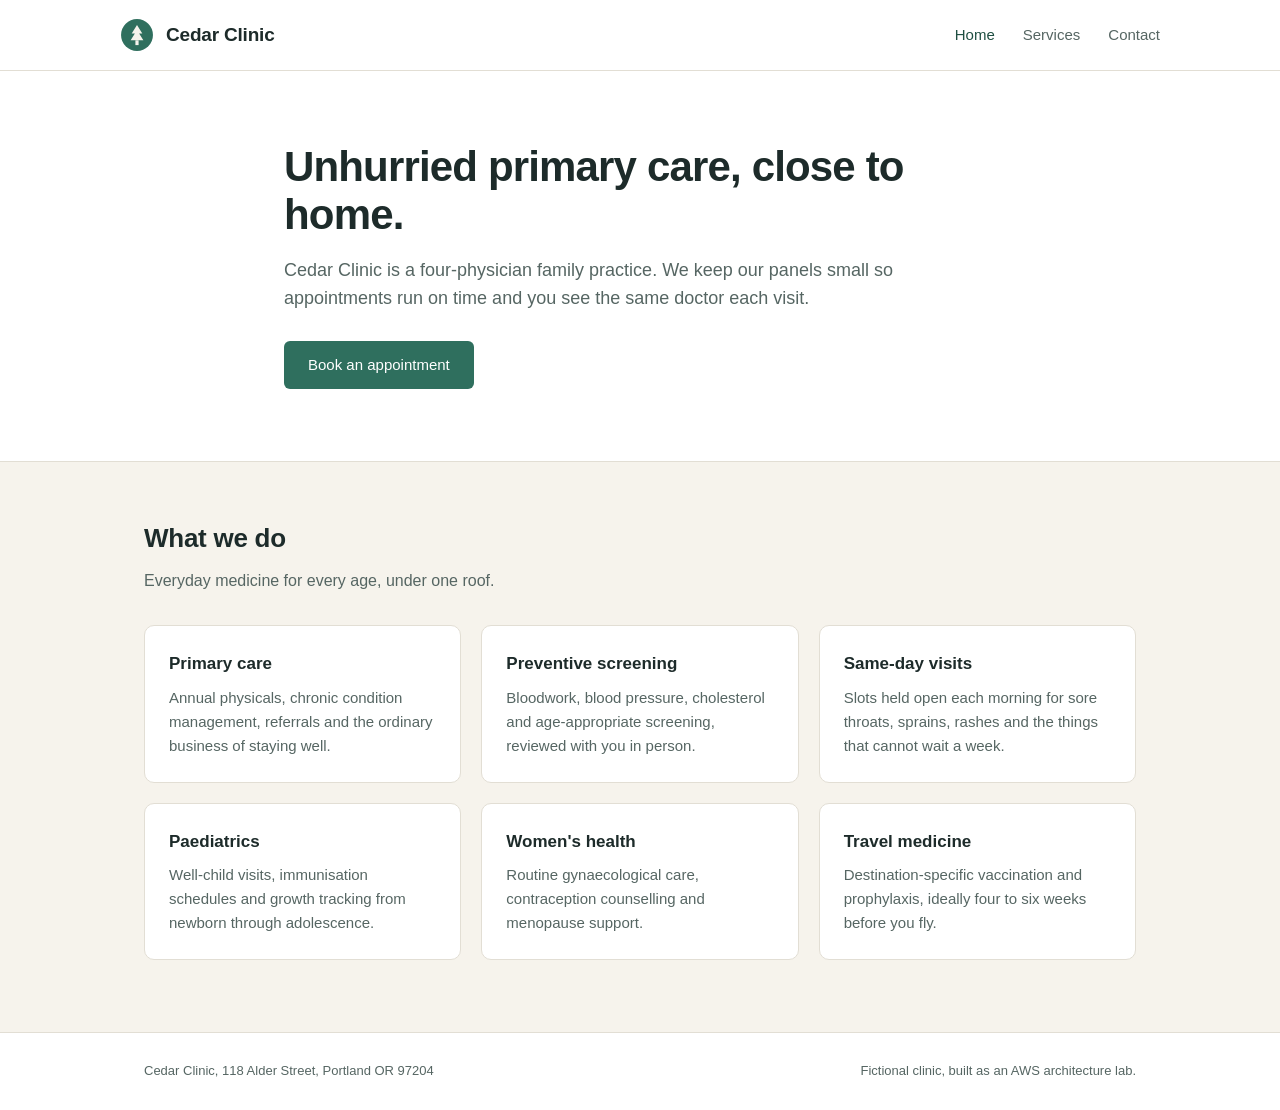
<file: s1-edge-delivery/site/index.html>
<!doctype html>
<html lang="en">
<head>
<meta charset="utf-8">
<meta name="viewport" content="width=device-width, initial-scale=1">
<title>Cedar Clinic</title>
<meta name="description" content="Cedar Clinic is a family practice offering primary care, preventive screening and same-day appointments.">
<link rel="icon" href="logo.svg">
<link rel="stylesheet" href="styles.css">
</head>
<body>

<header>
  <div class="wrap bar">
    <a class="brand" href="index.html"><img src="logo.svg" alt=""><span>Cedar Clinic</span></a>
    <nav>
      <a href="index.html" class="on">Home</a>
      <a href="services.html">Services</a>
      <a href="contact.html">Contact</a>
    </nav>
  </div>
</header>

<section class="hero">
  <div class="wrap">
    <h1>Unhurried primary care, close to home.</h1>
    <p>Cedar Clinic is a four-physician family practice. We keep our panels small so appointments run on time and you see the same doctor each visit.</p>
    <a class="btn" href="contact.html">Book an appointment</a>
  </div>
</section>

<main>
  <div class="wrap">
    <h2>What we do</h2>
    <p class="lede">Everyday medicine for every age, under one roof.</p>
    <div class="cards">
      <div class="card">
        <h3>Primary care</h3>
        <p>Annual physicals, chronic condition management, referrals and the ordinary business of staying well.</p>
      </div>
      <div class="card">
        <h3>Preventive screening</h3>
        <p>Bloodwork, blood pressure, cholesterol and age-appropriate screening, reviewed with you in person.</p>
      </div>
      <div class="card">
        <h3>Same-day visits</h3>
        <p>Slots held open each morning for sore throats, sprains, rashes and the things that cannot wait a week.</p>
      </div>
      <div class="card">
        <h3>Paediatrics</h3>
        <p>Well-child visits, immunisation schedules and growth tracking from newborn through adolescence.</p>
      </div>
      <div class="card">
        <h3>Women's health</h3>
        <p>Routine gynaecological care, contraception counselling and menopause support.</p>
      </div>
      <div class="card">
        <h3>Travel medicine</h3>
        <p>Destination-specific vaccination and prophylaxis, ideally four to six weeks before you fly.</p>
      </div>
    </div>
  </div>
</main>

<footer>
  <div class="wrap">
    <p>Cedar Clinic, 118 Alder Street, Portland OR 97204</p>
    <p>Fictional clinic, built as an AWS architecture lab.</p>
  </div>
</footer>

</body>
</html>
</file>
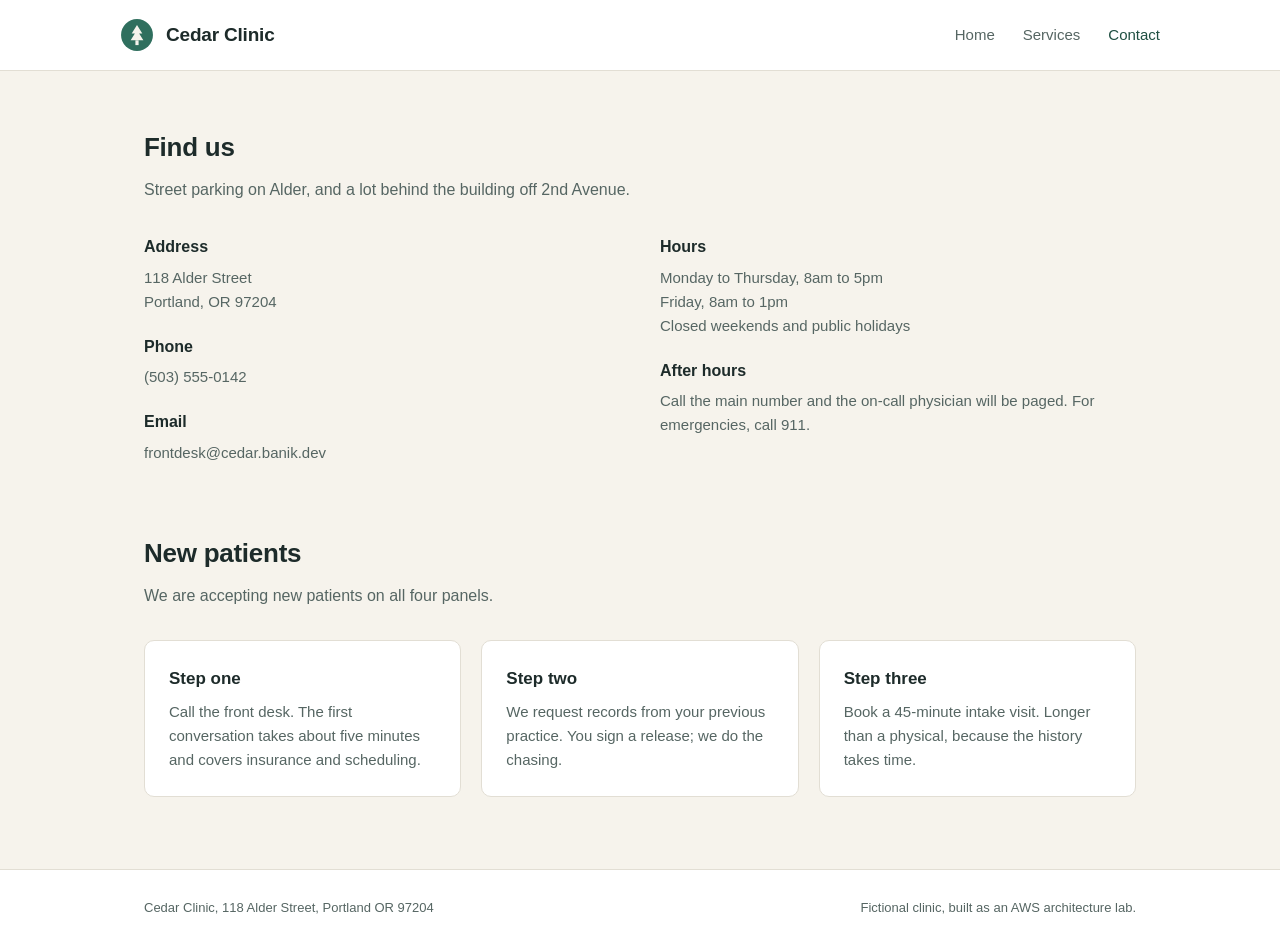
<file: s1-edge-delivery/site/contact.html>
<!doctype html>
<html lang="en">
<head>
<meta charset="utf-8">
<meta name="viewport" content="width=device-width, initial-scale=1">
<title>Contact · Cedar Clinic</title>
<meta name="description" content="Hours, location and how to reach Cedar Clinic.">
<link rel="icon" href="logo.svg">
<link rel="stylesheet" href="styles.css">
</head>
<body>

<header>
  <div class="wrap bar">
    <a class="brand" href="index.html"><img src="logo.svg" alt=""><span>Cedar Clinic</span></a>
    <nav>
      <a href="index.html">Home</a>
      <a href="services.html">Services</a>
      <a href="contact.html" class="on">Contact</a>
    </nav>
  </div>
</header>

<main>
  <div class="wrap">
    <h2>Find us</h2>
    <p class="lede">Street parking on Alder, and a lot behind the building off 2nd Avenue.</p>

    <div class="split">
      <div>
        <h3>Address</h3>
        <p>118 Alder Street<br>Portland, OR 97204</p>
        <h3>Phone</h3>
        <p>(503) 555-0142</p>
        <h3>Email</h3>
        <p>frontdesk@cedar.banik.dev</p>
      </div>
      <div>
        <h3>Hours</h3>
        <p>
          Monday to Thursday, 8am to 5pm<br>
          Friday, 8am to 1pm<br>
          Closed weekends and public holidays
        </p>
        <h3>After hours</h3>
        <p>Call the main number and the on-call physician will be paged. For emergencies, call 911.</p>
      </div>
    </div>

    <h2 style="margin-top:48px">New patients</h2>
    <p class="lede">We are accepting new patients on all four panels.</p>
    <div class="cards">
      <div class="card">
        <h3>Step one</h3>
        <p>Call the front desk. The first conversation takes about five minutes and covers insurance and scheduling.</p>
      </div>
      <div class="card">
        <h3>Step two</h3>
        <p>We request records from your previous practice. You sign a release; we do the chasing.</p>
      </div>
      <div class="card">
        <h3>Step three</h3>
        <p>Book a 45-minute intake visit. Longer than a physical, because the history takes time.</p>
      </div>
    </div>
  </div>
</main>

<footer>
  <div class="wrap">
    <p>Cedar Clinic, 118 Alder Street, Portland OR 97204</p>
    <p>Fictional clinic, built as an AWS architecture lab.</p>
  </div>
</footer>

</body>
</html>
</file>
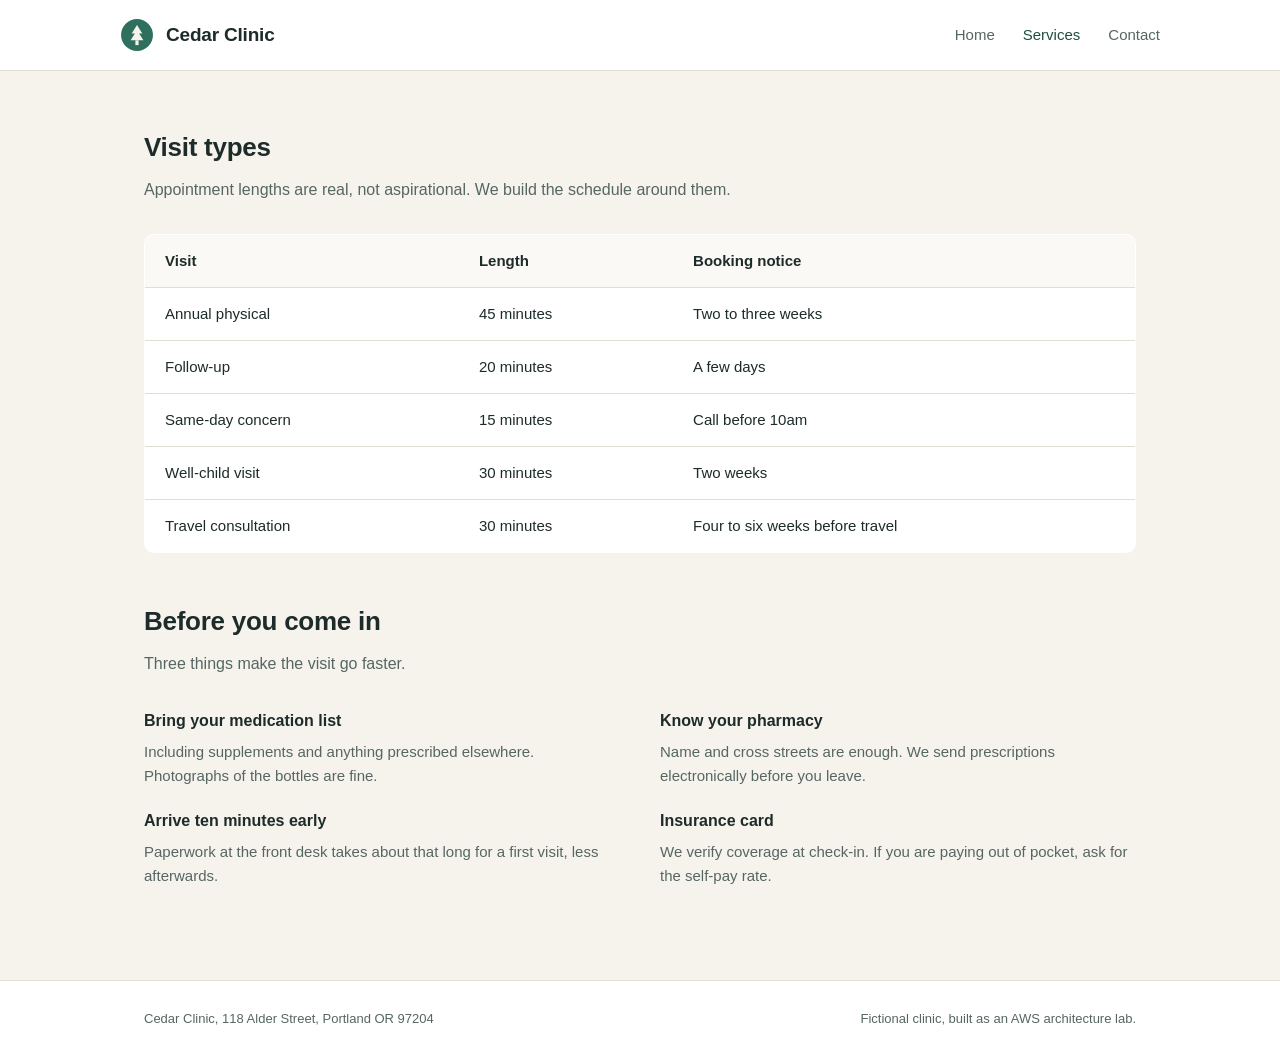
<file: s1-edge-delivery/site/services.html>
<!doctype html>
<html lang="en">
<head>
<meta charset="utf-8">
<meta name="viewport" content="width=device-width, initial-scale=1">
<title>Services · Cedar Clinic</title>
<meta name="description" content="Clinic hours, visit types and what to bring to your appointment at Cedar Clinic.">
<link rel="icon" href="logo.svg">
<link rel="stylesheet" href="styles.css">
</head>
<body>

<header>
  <div class="wrap bar">
    <a class="brand" href="index.html"><img src="logo.svg" alt=""><span>Cedar Clinic</span></a>
    <nav>
      <a href="index.html">Home</a>
      <a href="services.html" class="on">Services</a>
      <a href="contact.html">Contact</a>
    </nav>
  </div>
</header>

<main>
  <div class="wrap">
    <h2>Visit types</h2>
    <p class="lede">Appointment lengths are real, not aspirational. We build the schedule around them.</p>
    <table>
      <tr><th>Visit</th><th>Length</th><th>Booking notice</th></tr>
      <tr><td>Annual physical</td><td>45 minutes</td><td>Two to three weeks</td></tr>
      <tr><td>Follow-up</td><td>20 minutes</td><td>A few days</td></tr>
      <tr><td>Same-day concern</td><td>15 minutes</td><td>Call before 10am</td></tr>
      <tr><td>Well-child visit</td><td>30 minutes</td><td>Two weeks</td></tr>
      <tr><td>Travel consultation</td><td>30 minutes</td><td>Four to six weeks before travel</td></tr>
    </table>

    <h2 style="margin-top:48px">Before you come in</h2>
    <p class="lede">Three things make the visit go faster.</p>
    <div class="split">
      <div>
        <h3>Bring your medication list</h3>
        <p>Including supplements and anything prescribed elsewhere. Photographs of the bottles are fine.</p>
        <h3>Arrive ten minutes early</h3>
        <p>Paperwork at the front desk takes about that long for a first visit, less afterwards.</p>
      </div>
      <div>
        <h3>Know your pharmacy</h3>
        <p>Name and cross streets are enough. We send prescriptions electronically before you leave.</p>
        <h3>Insurance card</h3>
        <p>We verify coverage at check-in. If you are paying out of pocket, ask for the self-pay rate.</p>
      </div>
    </div>
  </div>
</main>

<footer>
  <div class="wrap">
    <p>Cedar Clinic, 118 Alder Street, Portland OR 97204</p>
    <p>Fictional clinic, built as an AWS architecture lab.</p>
  </div>
</footer>

</body>
</html>
</file>
<file: s1-edge-delivery/site/styles.css>
:root {
  --ink: #1d2b2a;
  --ink-soft: #566663;
  --cedar: #2f6f5e;
  --cedar-dark: #1f4f42;
  --sand: #f6f3ec;
  --line: #e2ded4;
  --white: #ffffff;
}

* { box-sizing: border-box; }

body {
  margin: 0;
  font-family: -apple-system, BlinkMacSystemFont, "Segoe UI", Roboto, Helvetica, Arial, sans-serif;
  color: var(--ink);
  background: var(--sand);
  line-height: 1.6;
}

a { color: var(--cedar-dark); }

.wrap { max-width: 1040px; margin: 0 auto; padding: 0 24px; }

header {
  background: var(--white);
  border-bottom: 1px solid var(--line);
  position: sticky;
  top: 0;
  z-index: 10;
}

.bar {
  display: flex;
  align-items: center;
  justify-content: space-between;
  gap: 24px;
  padding: 18px 0;
}

.brand { display: flex; align-items: center; gap: 12px; text-decoration: none; color: var(--ink); }
.brand img { width: 34px; height: 34px; }
.brand span { font-size: 19px; font-weight: 600; letter-spacing: -0.01em; }

nav { display: flex; gap: 28px; }
nav a { text-decoration: none; color: var(--ink-soft); font-size: 15px; }
nav a:hover, nav a.on { color: var(--cedar-dark); }

.hero { background: var(--white); border-bottom: 1px solid var(--line); }
.hero .wrap { padding-top: 72px; padding-bottom: 72px; max-width: 760px; }
.hero h1 { font-size: 42px; line-height: 1.15; margin: 0 0 16px; letter-spacing: -0.02em; }
.hero p { font-size: 18px; color: var(--ink-soft); margin: 0 0 28px; }

.btn {
  display: inline-block;
  background: var(--cedar);
  color: var(--white);
  text-decoration: none;
  padding: 12px 24px;
  border-radius: 6px;
  font-size: 15px;
  font-weight: 500;
}
.btn:hover { background: var(--cedar-dark); }

main .wrap { padding-top: 56px; padding-bottom: 72px; }

h2 { font-size: 26px; margin: 0 0 8px; letter-spacing: -0.01em; }
.lede { color: var(--ink-soft); margin: 0 0 32px; }

.cards { display: grid; grid-template-columns: repeat(auto-fit, minmax(260px, 1fr)); gap: 20px; }
.card { background: var(--white); border: 1px solid var(--line); border-radius: 10px; padding: 24px; }
.card h3 { margin: 0 0 8px; font-size: 17px; }
.card p { margin: 0; color: var(--ink-soft); font-size: 15px; }

table { width: 100%; border-collapse: collapse; background: var(--white); border: 1px solid var(--line); border-radius: 10px; overflow: hidden; }
th, td { text-align: left; padding: 14px 20px; border-bottom: 1px solid var(--line); font-size: 15px; }
th { background: #fbf9f5; font-weight: 600; }
tr:last-child td { border-bottom: none; }

.split { display: grid; grid-template-columns: repeat(auto-fit, minmax(280px, 1fr)); gap: 40px; }
.split h3 { margin: 0 0 6px; font-size: 16px; }
.split p { margin: 0 0 20px; color: var(--ink-soft); font-size: 15px; }

footer { border-top: 1px solid var(--line); background: var(--white); }
footer .wrap { padding: 28px 24px; display: flex; justify-content: space-between; gap: 20px; flex-wrap: wrap; }
footer p { margin: 0; font-size: 13px; color: var(--ink-soft); }

@media (max-width: 620px) {
  .hero h1 { font-size: 32px; }
  nav { gap: 18px; }
  .bar { flex-wrap: wrap; }
}
</file>
